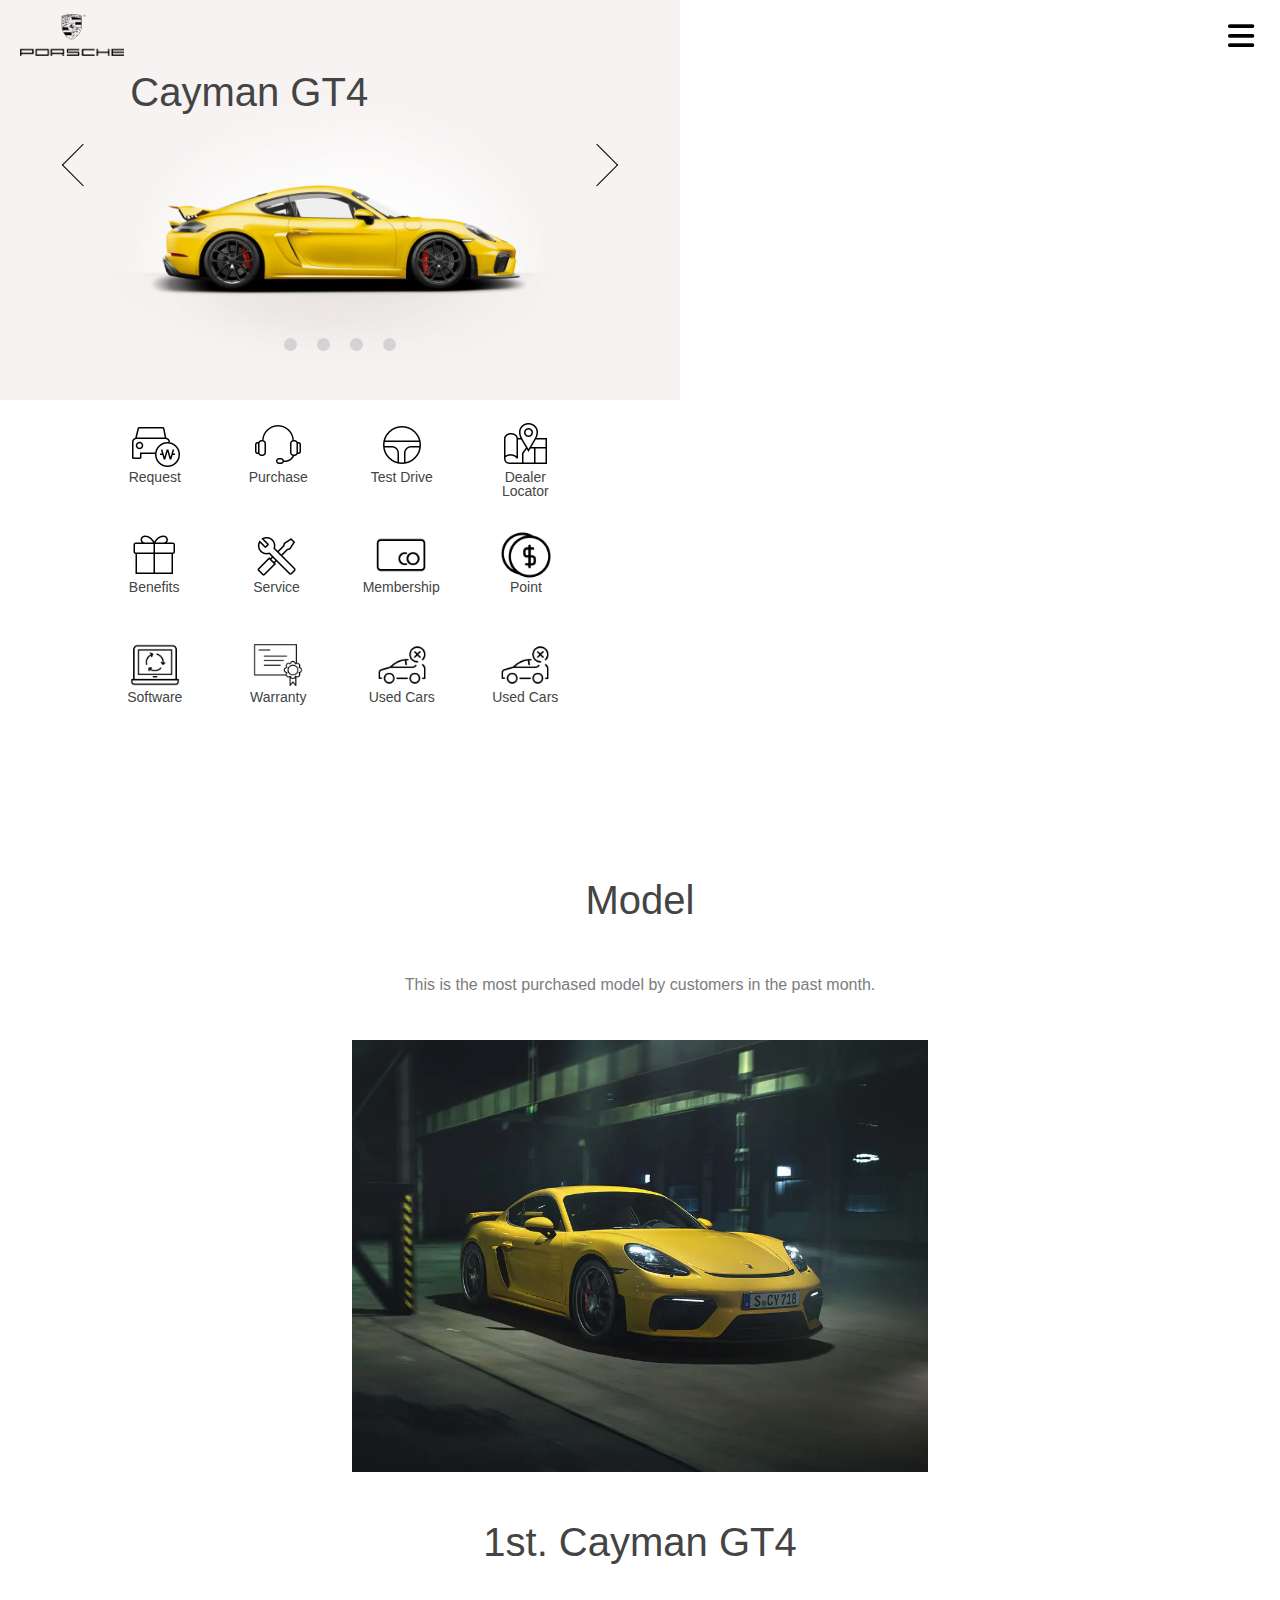
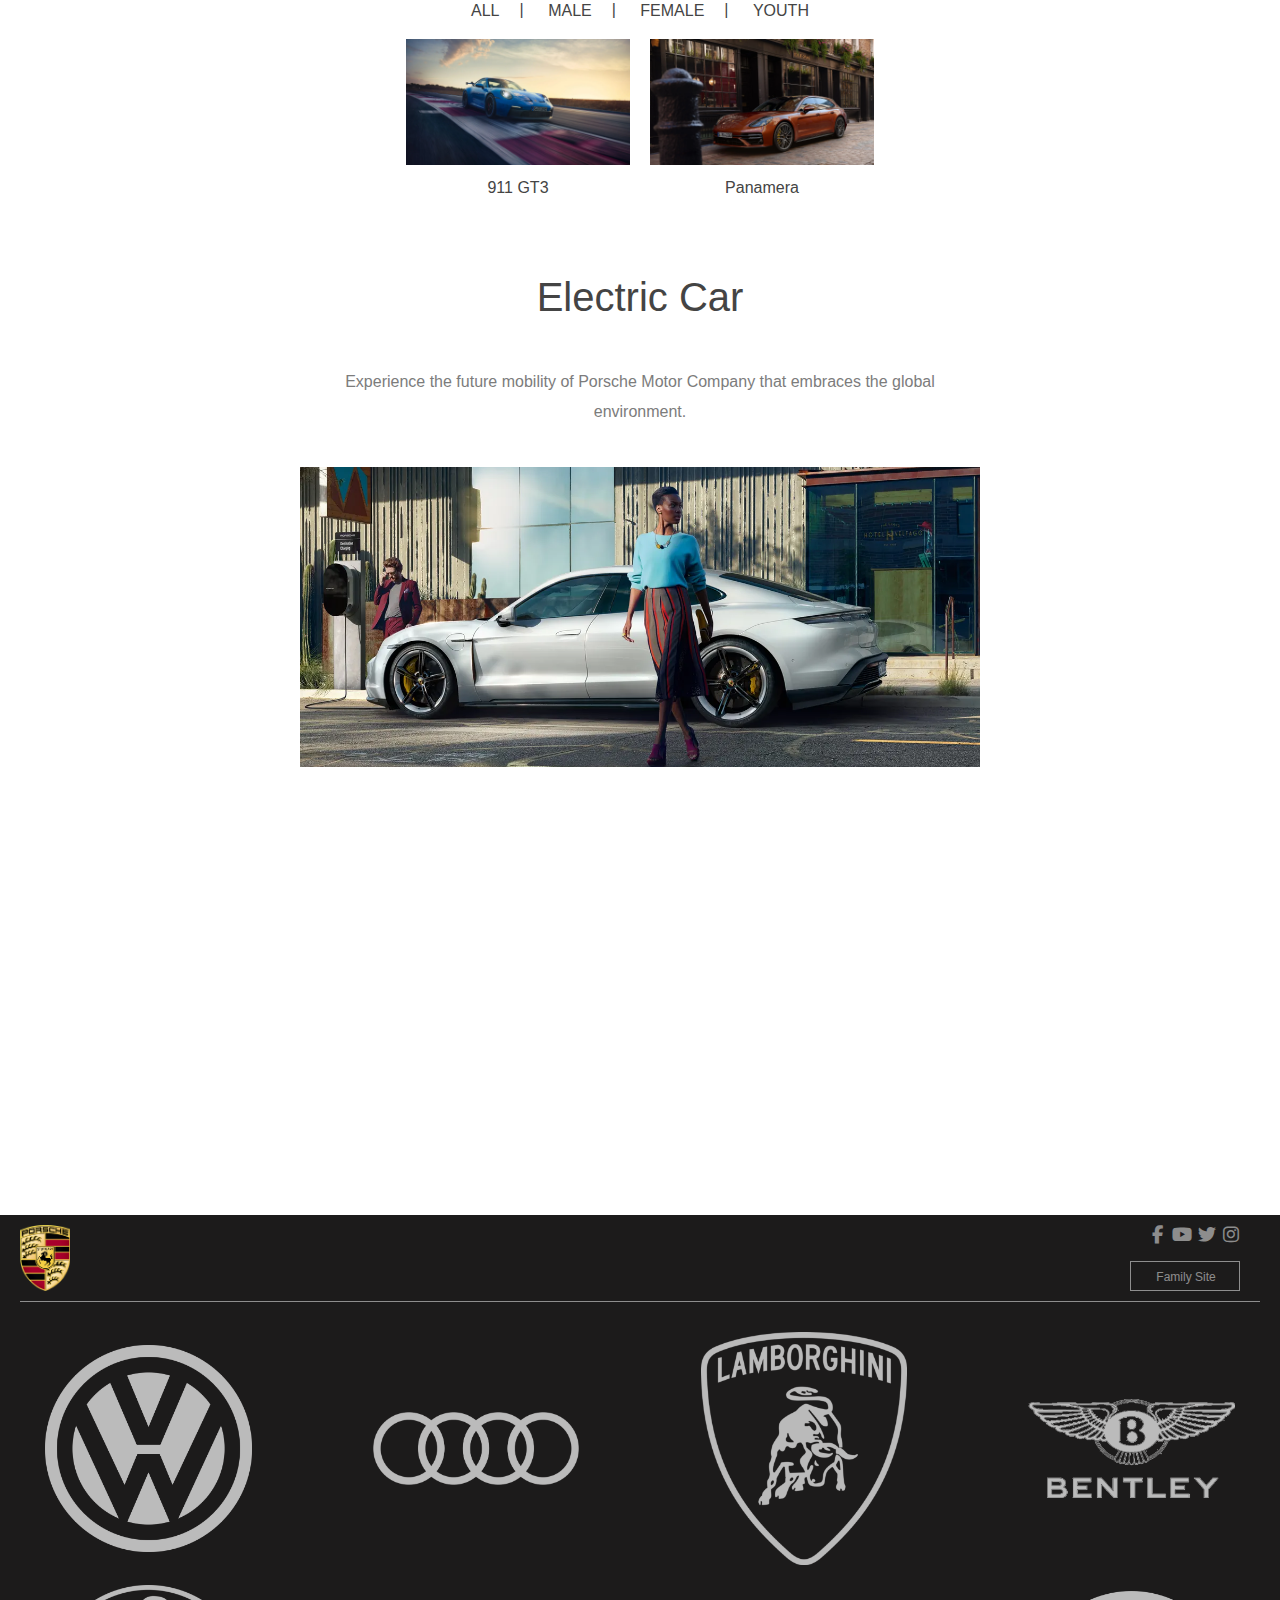
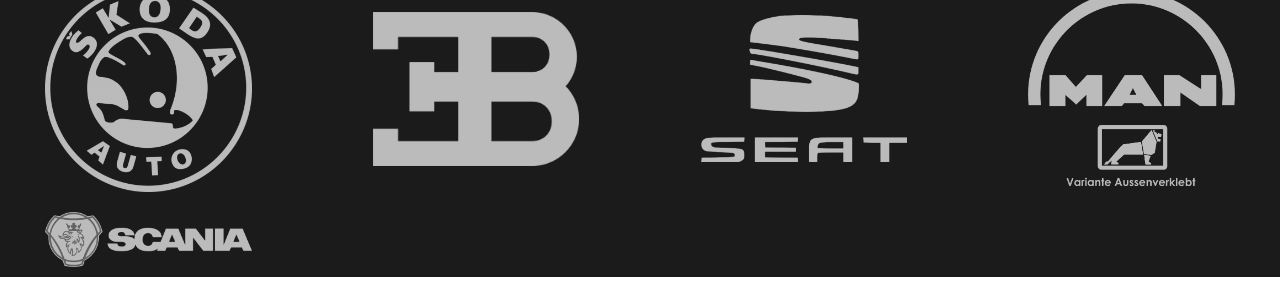
<file: index.html>
<!DOCTYPE html>
<html lang="ko">
<head>
    <meta charset="UTF-8">
    <meta http-equiv="X-UA-Compatible" content="IE=edge">
    <meta name="viewport" content="width=device-width, initial-scale=1.0">
    <title>포르쉐코리아 - Porsche AG</title>
    <link rel="stylesheet" href="mreset.css">
    <link rel="stylesheet" href="https://cdnjs.cloudflare.com/ajax/libs/font-awesome/6.3.0/css/all.min.css">
    <link rel="stylesheet" href="mbasic.css">
    <link rel="stylesheet" href="mcontent.css">
    <script defer src="mbasic.js"></script>
</head>
<body>
    <!-- header START-->
    <div class="header">
        <div class="header_wrap inner_layout1 empty">
            <!-- Header - Logo START -->
            <div class="h_logo">
                <a href="#" class="empty"></a>
            </div>
            <!-- Header - Logo END -->
            <!-- Header - Nav START -->
            <button class="ham_btn">
                <i class="fa-solid fa-bars"></i>
            </button>
            <!-- Header - Nav END -->
        </div>
    </div>
    <!-- Banner START-->
    <div class="banner_width empty">
        <div class="toggle_side">
            <span class="slideBtn_left"></span>         
            <span class="slideBtn_right"></span>         
        </div>
        <div class="banner_wrap inner_layout4 empty">
            <div class="slider inner_layout4">
                <div class="slider_content">
                    <div class="banner_title empty">
                        <p>Cayman GT4</p>
                    </div>
                    <div class="banner_img_wrap">
                        <div class="wrap_img">
                            <img src="source/img/main_banner.webp" alt="">
                        </div>
                    </div>
                </div>
                <div class="slider_content">
                    <div class="banner_title empty">
                        <p>911 GT3</p>
                    </div>
                    <div class="banner_img_wrap">
                        <div class="wrap_img">
                            <img src="source/img/main_banner2.webp" alt="">
                        </div>
                    </div>
                </div>
                <div class="slider_content">
                    <div class="banner_title empty">
                        <p>Taycan 4S CrossTurismo</p>
                    </div>
                    <div class="banner_img_wrap">
                        <div class="wrap_img">
                            <img src="source/img/main_banner3.webp" alt="">
                        </div>
                    </div>
                </div>
                <div class="slider_content">
                    <div class="banner_title empty">
                        <p>Panamera 4 E-Hybrid</p>
                    </div>
                    <div class="banner_img_wrap">
                        <div class="wrap_img">
                            <img src="source/img/main_banner4.webp" alt="">
                        </div>
                    </div>
                </div>
            </div>
        </div>
        <div class="dots">
        </div>
        <div class="toggle_nav">
            <div class="nav_side">
                <div class="next_btn"></div>
                <div class="prev_btn"></div>
                <div class="first_bar"></div>
                <div class="second_bar"></div>
            </div>
            <div class="nav_btn">
                <ul>
                    <li><a href="#">Request</a></li>
                    <li><a href="#">Purchase</a></li>
                    <li><a href="#">Test Drive</a></li>
                    <li><a href="#">Dealer Locator</a></li>
                    <li><a href="#">Benefits</a></li>
                    <li><a href="#">Service</a></li>
                    <li><a href="#">Membership</a></li>
                    <li><a href="#">Point</a></li>
                    <li><a href="#">Software</a></li>
                    <li><a href="#">Warranty</a></li>
                    <li><a href="#">Used Cars</a></li>
                    <li><a href="#">Used Cars</a></li>
                </ul>
            </div>
        </div>
    </div>
    <!-- Banner END-->
    <!-- Content START -->
    <div class="content_wrap">
        <!-- Content1 START -->
        <div class="content1 inner_layout5">
            <h2>Model</h2>
            <p>
                This is the most purchased model by customers in the past month.
            </p>
            <div class="content_inside">
                <div class="content_left empty">
                    <a href="#" class="empty active"></a>
                    <a href="#" class="empty"></a>
                    <a href="#" class="empty"></a>
                    <a href="#" class="empty"></a>
                </div>
                <div class="content_right empty">
                    <h2 class="active">1st. Cayman GT4</h2>
                    <h2>1st. 911 Cabriolet</h2>
                    <h2>1st. 911 Carrera</h2>
                    <h2>1st. 911 Targa</h2>
                    <ul>
                        <li><a href="#">ALL</a></li>
                        <li><a href="#">MALE</a></li>
                        <li><a href="#">FEMALE</a></li>
                        <li><a href="#">YOUTH</a></li>
                    </ul>
                    <div class="right_imgs">
                        <ul>
                            <li class="active">
                                <a href="#" class="empty">
                                    <img src="source/img/content1_right1-1.webp" alt="">
                                    911 GT3
                                </a>
                            </li>
                            <li>
                                <a href="#" class="empty">
                                    <img src="source/img/content1_right1-2.webp" alt="">
                                    Macan
                                </a>
                            </li>
                            <li>
                                <a href="#" class="empty">
                                    <img src="source/img/content1_right1-3.webp" alt="">
                                    Cayenne
                                </a>
                            </li>
                            <li>
                                <a href="#" class="empty">
                                    <img src="source/img/content1_right1-4.webp" alt="">
                                    Taycan
                                </a>
                            </li>
                        </ul>
                        <ul>
                            <li class="active">
                                <a href="#" class="empty">
                                    <img src="source/img/content1_right2-1.webp" alt="">
                                    Panamera
                                </a>
                            </li>
                            <li>
                                <a href="#" class="empty">
                                    <img src="source/img/content1_right2-2.webp" alt="">
                                    911 TurboS
                                </a>
                            </li>
                            <li>
                                <a href="#" class="empty">
                                    <img src="source/img/content1_right2-3.webp" alt="">
                                    911 TurboS Cabriolet
                                </a>
                            </li>
                            <li>
                                <a href="#" class="empty">
                                    <img src="source/img/content1_right2-4.webp" alt="">
                                    718 Boxster
                                </a>
                            </li>
                        </ul>
                    </div>
                </div>
            </div>
        </div>
        <div class="content2 inner_layout6">
            <h2>Electric Car</h2>
            <p>Experience the future mobility of Porsche Motor Company that embraces the global environment.</p>
            <div class="img_wrap">
                <a href="#"></a>
            </div>
        </div>
    </div>
    <div class="footer">
        <div class="footer_wrap inner_layout99 empty">
            <div class="footer_top">
                <div class="top_left">
                    <div class="f_logo">
                        <img src="source/img/f_logo.png" alt="">
                    </div>
                </div>
                <div class="top_right">
                    <ul class="f_connect">
                        <li>
                            <a href="#">
                                <i class="fa-brands fa-facebook-f fa-fw"></i>
                            </a>
                        </li>
                        <li>
                            <a href="#">
                                <i class="fa-brands fa-youtube fa-fw"></i>
                            </a>
                        </li>
                        <li>
                            <a href="#">
                                <i class="fa-brands fa-twitter fa-fw"></i>
                            </a>
                        </li>
                        <li>
                            <a href="#">
                                <i class="fa-brands fa-instagram fa-fw"></i>
                            </a>
                        </li>
                    </ul>
                    <div class="f_family">
                        <a href="#">Family Site</a>
                    </div>
                </div>
            </div>
            <div class="footer_bottom">
                <div class="f_bottom_logo">
                    <a href="#">
                        <img src="source/img/f_bottom_logo1.png" alt="">
                    </a>
                </div>
                <div class="f_bottom_logo">
                    <a href="#">
                        <img src="source/img/f_bottom_logo2.png" alt="">
                    </a>
                </div>
                <div class="f_bottom_logo">
                    <a href="#">
                        <img src="source/img/f_bottom_logo3.png" alt="">
                    </a>
                </div>
                <div class="f_bottom_logo">
                    <a href="#">
                        <img src="source/img/f_bottom_logo4.png" alt="">
                    </a>
                </div>
                <div class="f_bottom_logo">
                    <a href="#">
                        <img src="source/img/f_bottom_logo5.png" alt="">
                    </a>
                </div>
                <div class="f_bottom_logo">
                    <a href="#">
                        <img src="source/img/f_bottom_logo6.png" alt="">
                    </a>
                </div>
                <div class="f_bottom_logo">
                    <a href="#">
                        <img src="source/img/f_bottom_logo7.png" alt="">
                    </a>
                </div>
                <div class="f_bottom_logo">
                    <a href="#">
                        <img src="source/img/f_bottom_logo8.png" alt="">
                    </a>
                </div>
                <div class="f_bottom_logo">
                    <a href="#">
                        <img src="source/img/f_bottom_logo9.png" alt="">
                    </a>
                </div>
            </div>
        </div>
    </div>
</body>
</html>
</file>
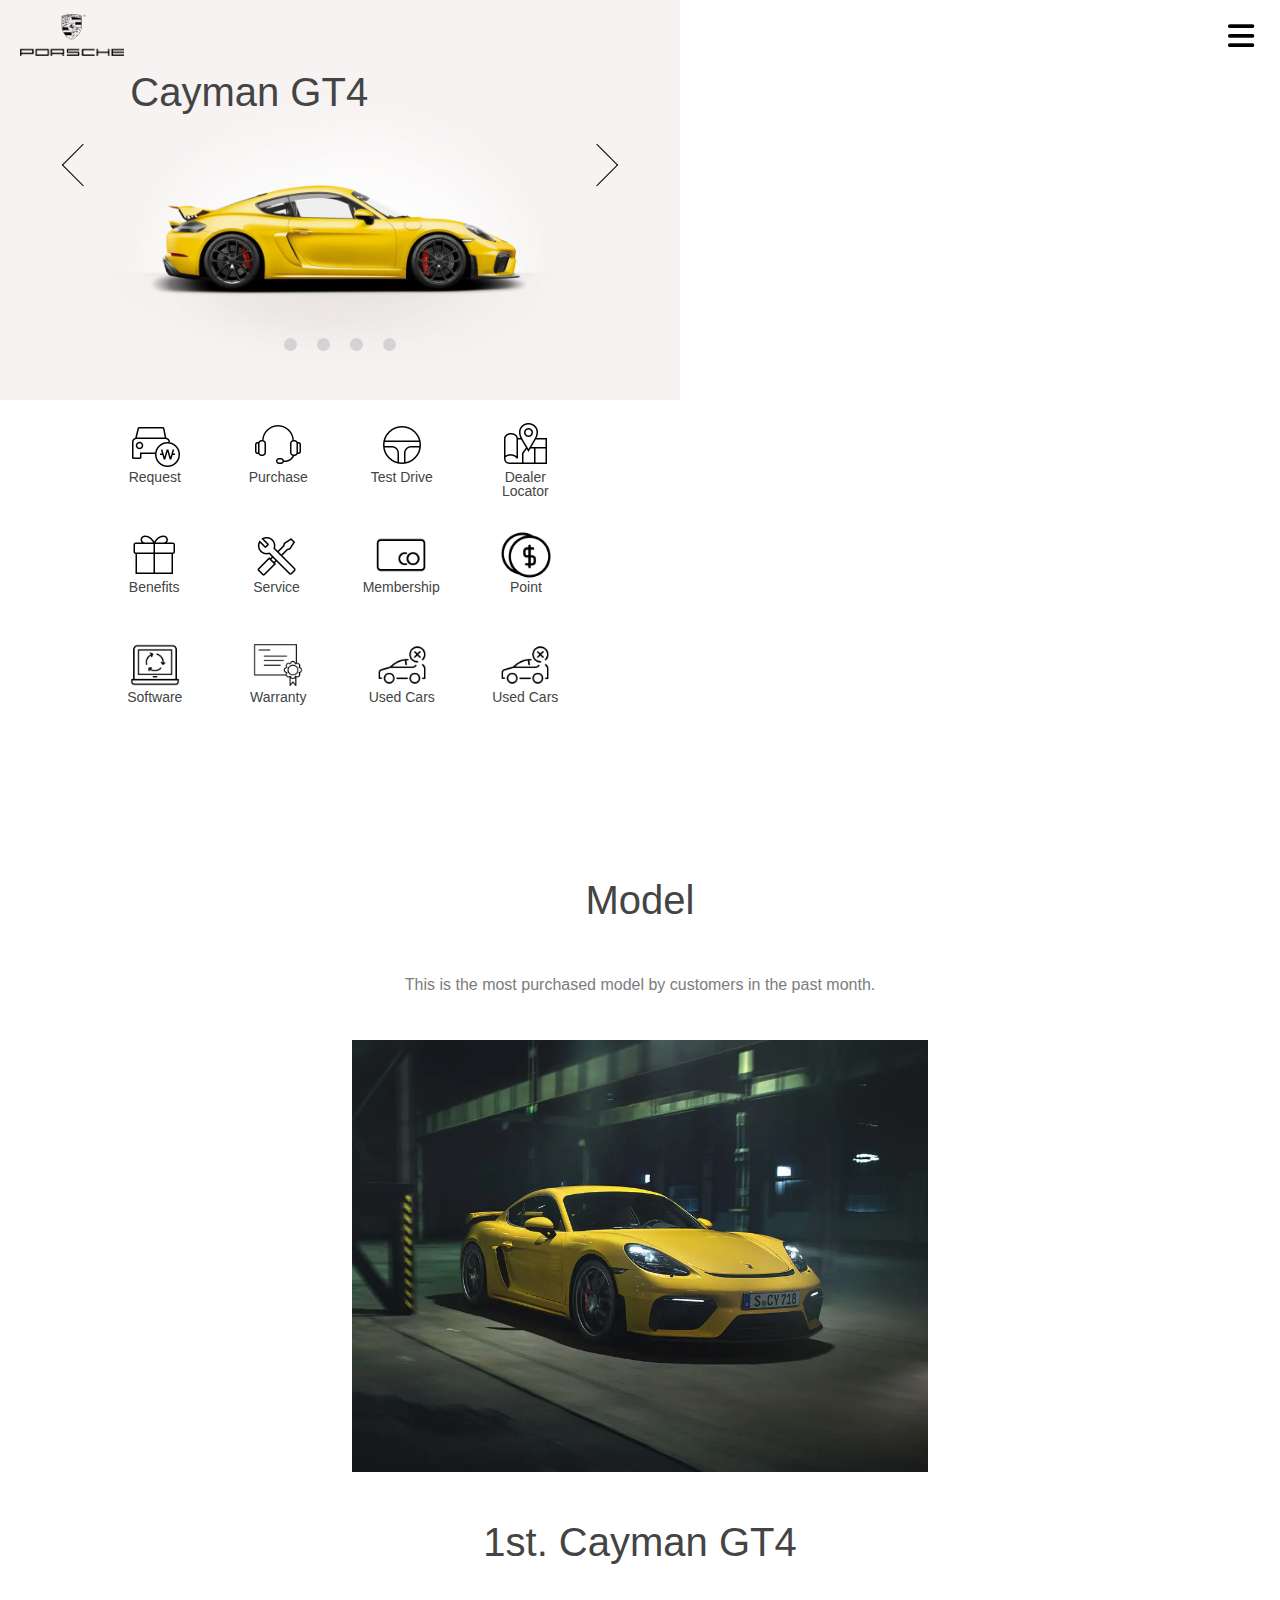
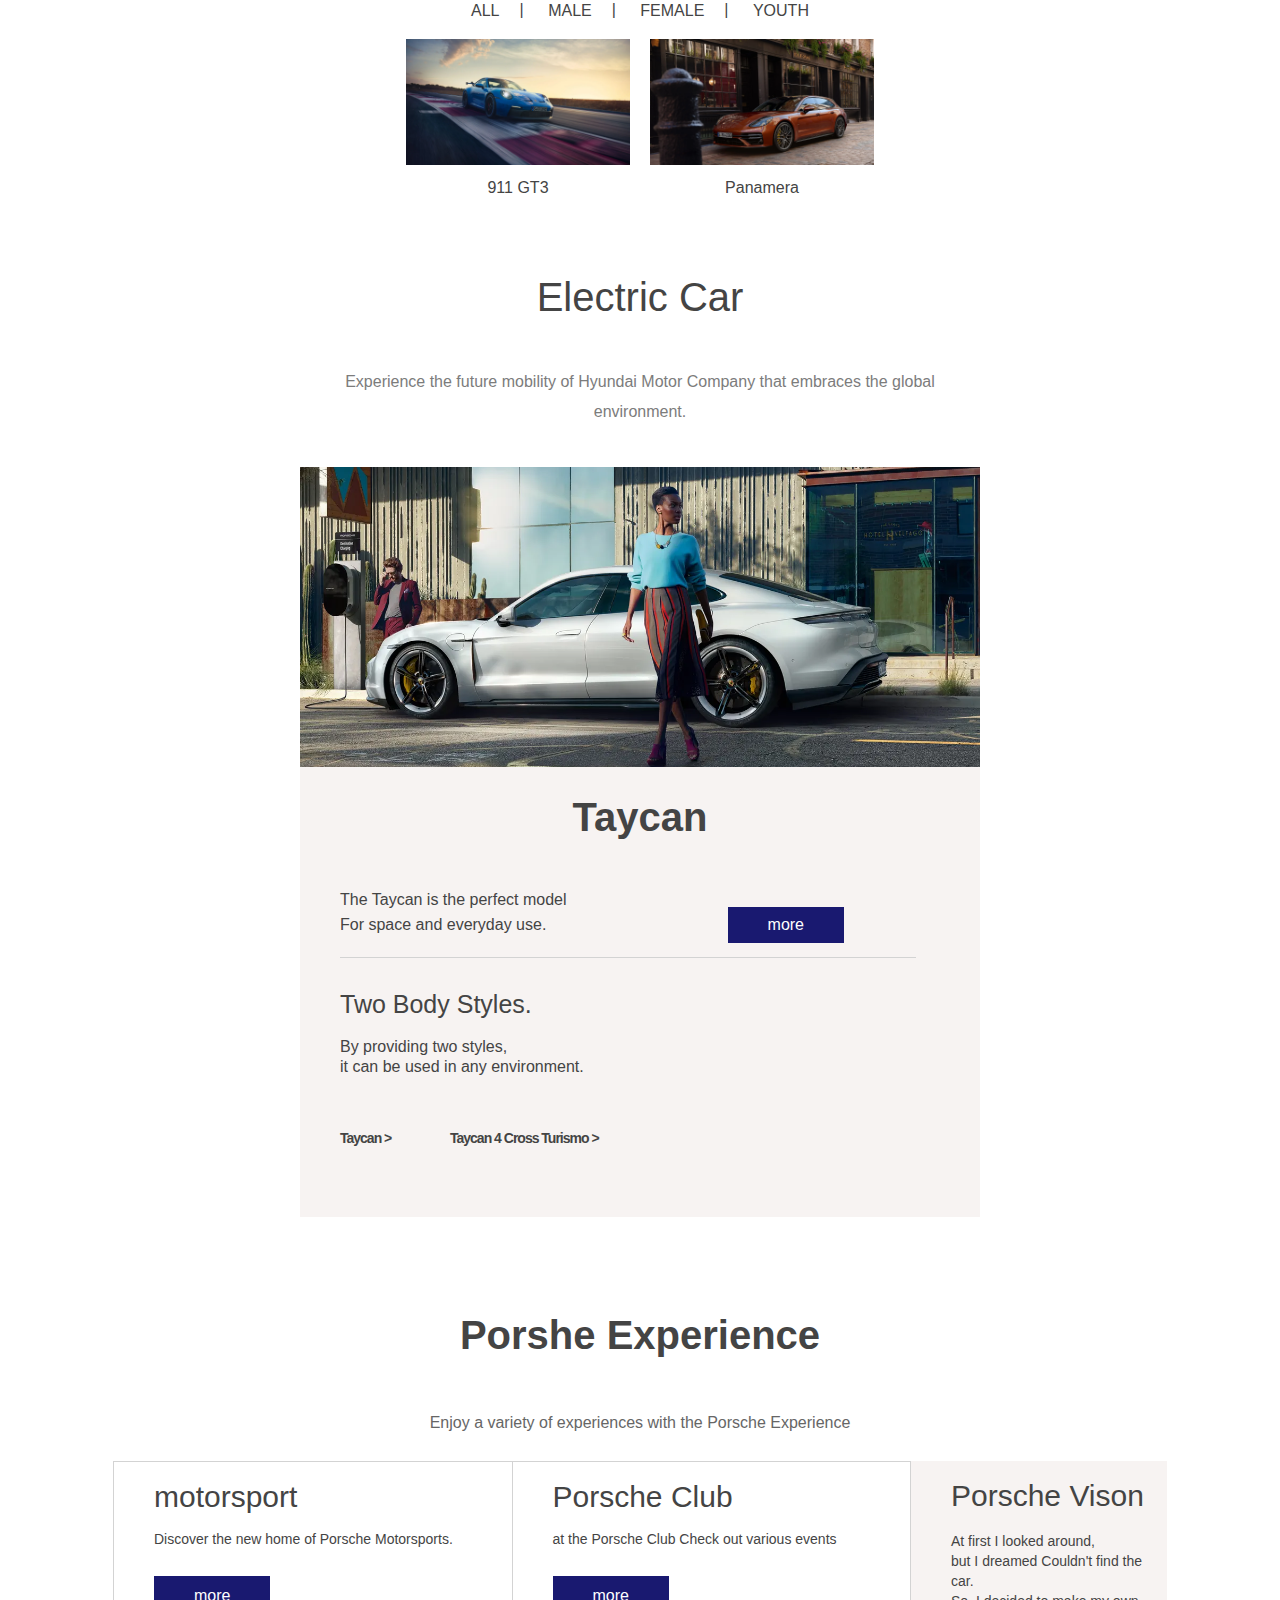
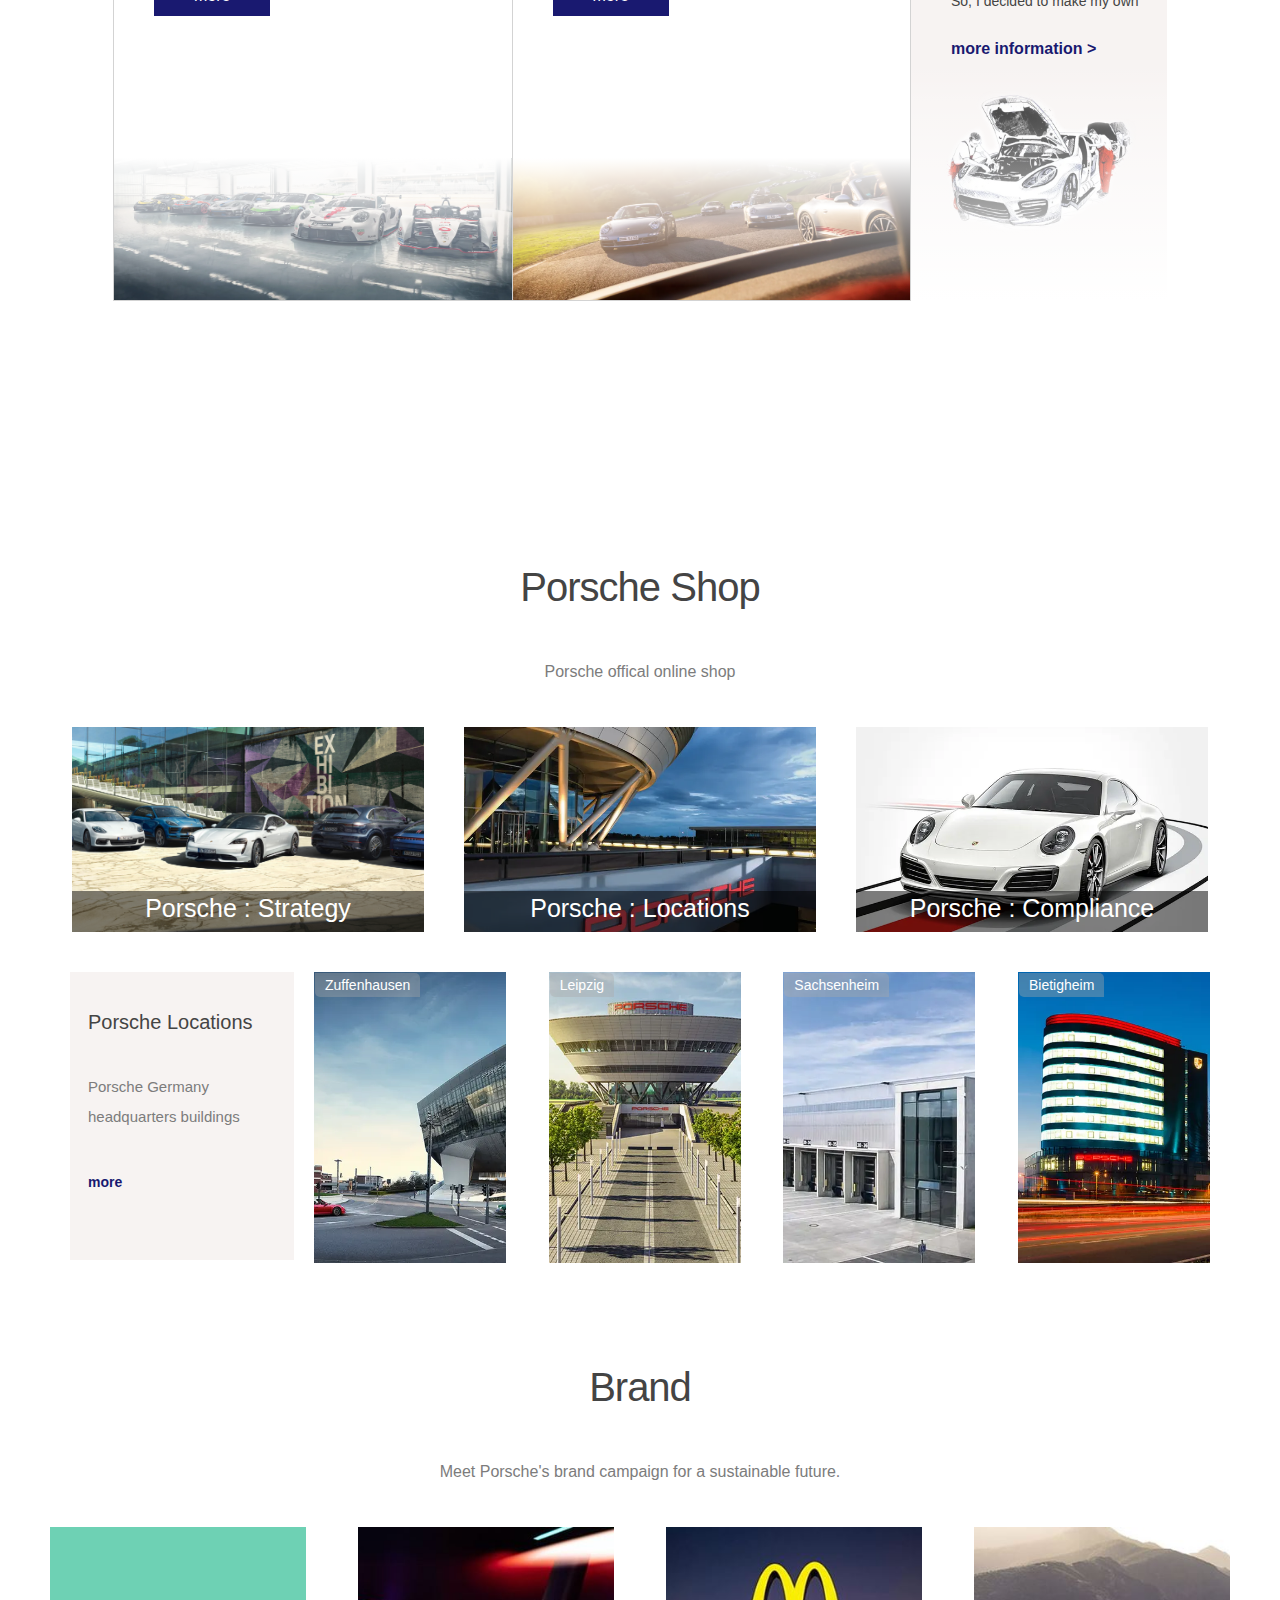
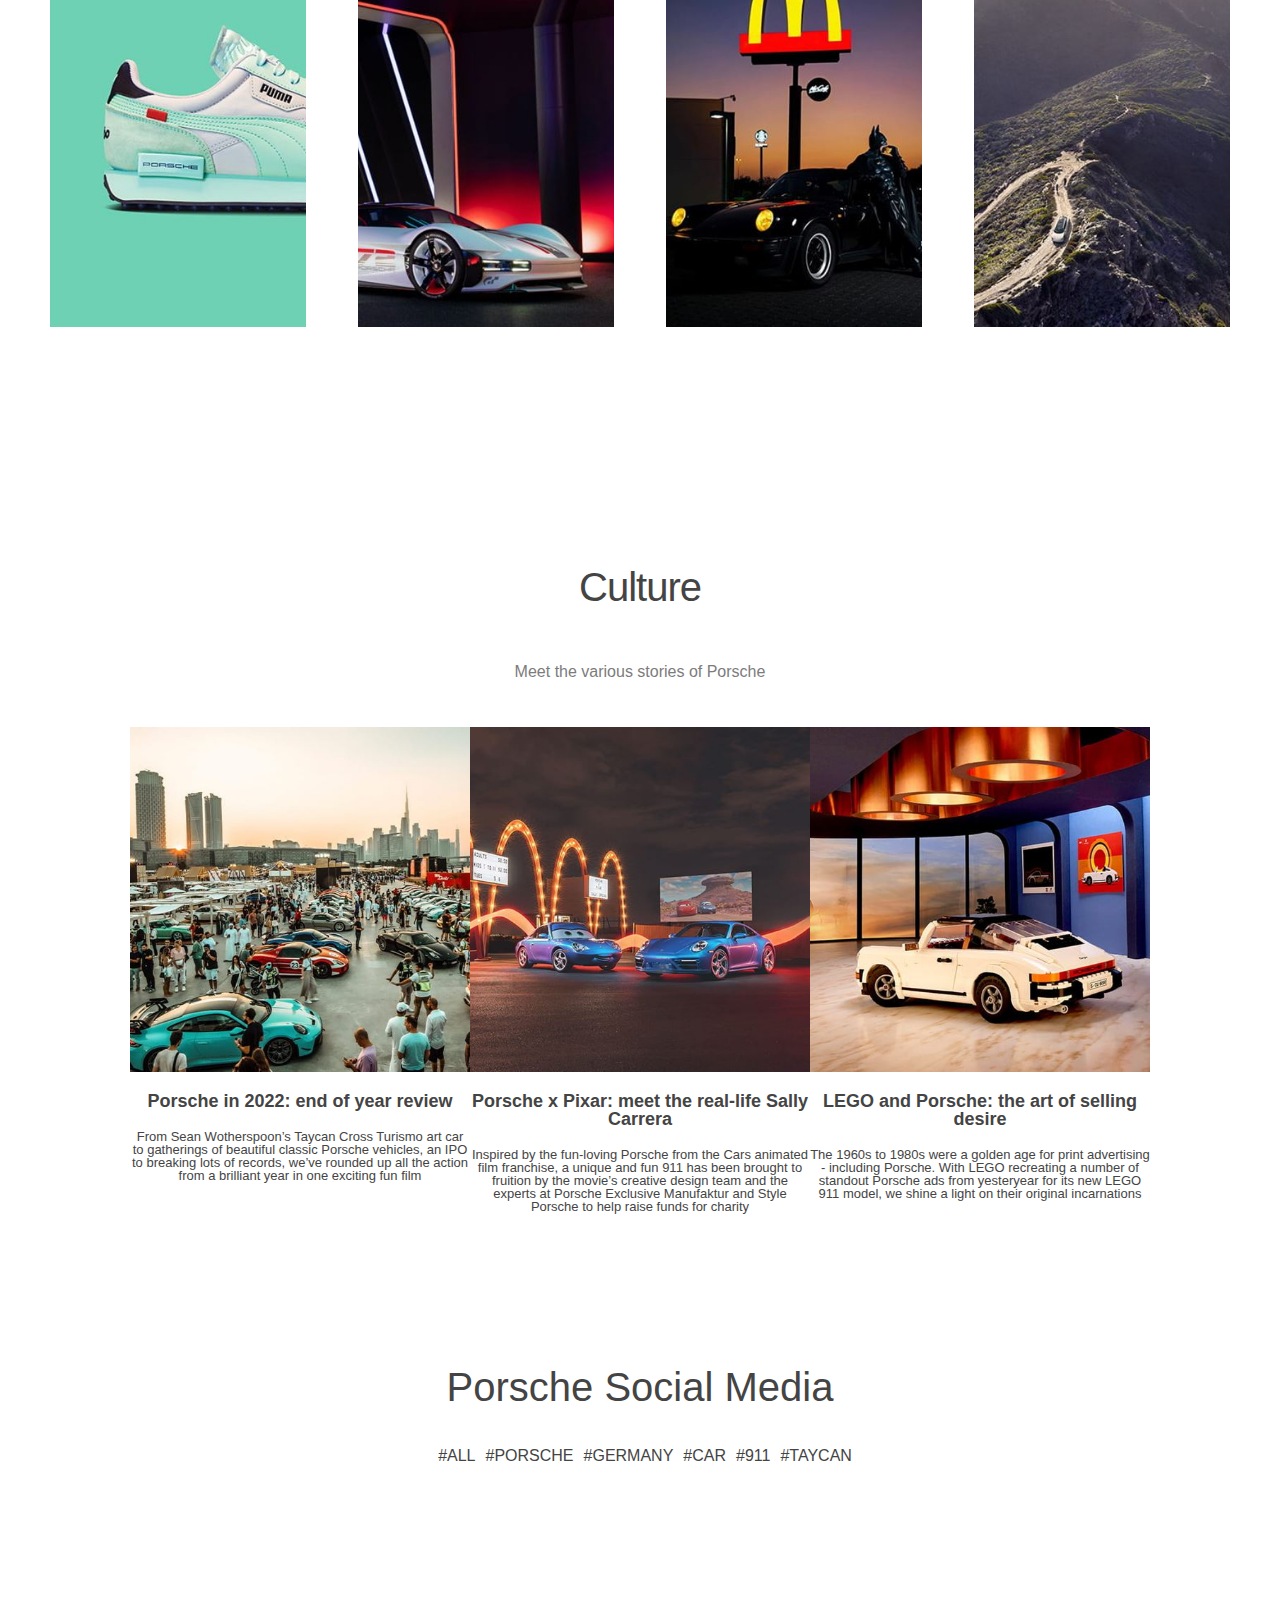
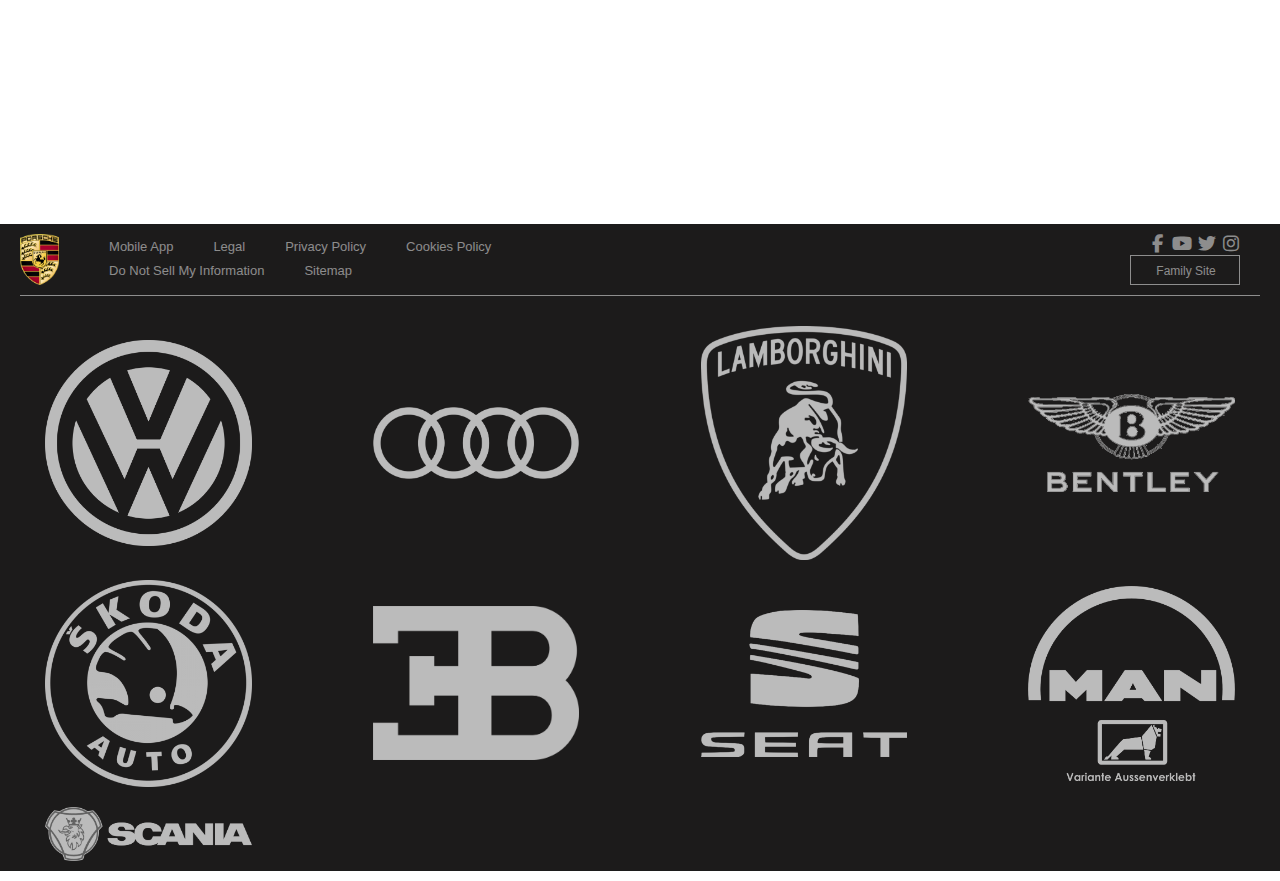
<file: mindex.html>
<!DOCTYPE html>
<html lang="ko">
<head>
    <meta charset="UTF-8">
    <meta http-equiv="X-UA-Compatible" content="IE=edge">
    <meta name="viewport" content="width=device-width, initial-scale=1.0">
    <title>포르쉐코리아 - Porsche AG</title>
    <link rel="stylesheet" href="mreset.css">
    <link rel="stylesheet" href="https://cdnjs.cloudflare.com/ajax/libs/font-awesome/6.3.0/css/all.min.css">
    <link rel="stylesheet" href="mbasic.css">
    <link rel="stylesheet" href="mcontent.css">
    <script defer src="mbasic.js"></script>
</head>
<body>
    <!-- header START-->
    <div class="header">
        <div class="header_wrap inner_layout1 empty">
            <!-- Header - Logo START -->
            <div class="h_logo">
                <a href="#" class="empty"></a>
            </div>
            <!-- Header - Logo END -->
            <!-- Header - Nav START -->
            <button class="ham_btn">
                <i class="fa-solid fa-bars"></i>
            </button>
            <!-- Header - Nav END -->
        </div>
    </div>
    <!-- Banner START-->
    <div class="banner_width empty">
        <div class="toggle_side">
            <span class="slideBtn_left"></span>         
            <span class="slideBtn_right"></span>         
        </div>
        <div class="banner_wrap inner_layout4 empty">
            <div class="slider inner_layout4">
                <div class="slider_content">
                    <div class="banner_title empty">
                        <p>Cayman GT4</p>
                    </div>
                    <div class="banner_img_wrap">
                        <div class="wrap_img">
                            <img src="source/img/main_banner.webp" alt="">
                        </div>
                    </div>
                </div>
                <div class="slider_content">
                    <div class="banner_title empty">
                        <p>911 GT3</p>
                    </div>
                    <div class="banner_img_wrap">
                        <div class="wrap_img">
                            <img src="source/img/main_banner2.webp" alt="">
                        </div>
                    </div>
                </div>
                <div class="slider_content">
                    <div class="banner_title empty">
                        <p>Taycan 4S CrossTurismo</p>
                    </div>
                    <div class="banner_img_wrap">
                        <div class="wrap_img">
                            <img src="source/img/main_banner3.webp" alt="">
                        </div>
                    </div>
                </div>
                <div class="slider_content">
                    <div class="banner_title empty">
                        <p>Panamera 4 E-Hybrid</p>
                    </div>
                    <div class="banner_img_wrap">
                        <div class="wrap_img">
                            <img src="source/img/main_banner4.webp" alt="">
                        </div>
                    </div>
                </div>
            </div>
        </div>
        <div class="dots">
        </div>
        <div class="toggle_nav">
            <div class="nav_side">
                <div class="next_btn"></div>
                <div class="prev_btn"></div>
                <div class="first_bar"></div>
                <div class="second_bar"></div>
            </div>
            <div class="nav_btn">
                <ul>
                    <li><a href="#">Request</a></li>
                    <li><a href="#">Purchase</a></li>
                    <li><a href="#">Test Drive</a></li>
                    <li><a href="#">Dealer Locator</a></li>
                    <li><a href="#">Benefits</a></li>
                    <li><a href="#">Service</a></li>
                    <li><a href="#">Membership</a></li>
                    <li><a href="#">Point</a></li>
                    <li><a href="#">Software</a></li>
                    <li><a href="#">Warranty</a></li>
                    <li><a href="#">Used Cars</a></li>
                    <li><a href="#">Used Cars</a></li>
                </ul>
            </div>
        </div>
    </div>
    <!-- Banner END-->
    <!-- Content START -->
    <div class="content_wrap">
        <!-- Content1 START -->
        <div class="content1 inner_layout5">
            <h2>Model</h2>
            <p>
                This is the most purchased model by customers in the past month.
            </p>
            <div class="content_inside">
                <div class="content_left empty">
                    <a href="#" class="empty active"></a>
                    <a href="#" class="empty"></a>
                    <a href="#" class="empty"></a>
                    <a href="#" class="empty"></a>
                </div>
                <div class="content_right empty">
                    <h2 class="active">1st. Cayman GT4</h2>
                    <h2>1st. 911 Cabriolet</h2>
                    <h2>1st. 911 Carrera</h2>
                    <h2>1st. 911 Targa</h2>
                    <ul>
                        <li><a href="#">ALL</a></li>
                        <li><a href="#">MALE</a></li>
                        <li><a href="#">FEMALE</a></li>
                        <li><a href="#">YOUTH</a></li>
                    </ul>
                    <div class="right_imgs">
                        <ul>
                            <li class="active">
                                <a href="#" class="empty">
                                    <img src="source/img/content1_right1-1.webp" alt="">
                                    911 GT3
                                </a>
                            </li>
                            <li>
                                <a href="#" class="empty">
                                    <img src="source/img/content1_right1-2.webp" alt="">
                                    Macan
                                </a>
                            </li>
                            <li>
                                <a href="#" class="empty">
                                    <img src="source/img/content1_right1-3.webp" alt="">
                                    Cayenne
                                </a>
                            </li>
                            <li>
                                <a href="#" class="empty">
                                    <img src="source/img/content1_right1-4.webp" alt="">
                                    Taycan
                                </a>
                            </li>
                        </ul>
                        <ul>
                            <li class="active">
                                <a href="#" class="empty">
                                    <img src="source/img/content1_right2-1.webp" alt="">
                                    Panamera
                                </a>
                            </li>
                            <li>
                                <a href="#" class="empty">
                                    <img src="source/img/content1_right2-2.webp" alt="">
                                    911 TurboS
                                </a>
                            </li>
                            <li>
                                <a href="#" class="empty">
                                    <img src="source/img/content1_right2-3.webp" alt="">
                                    911 TurboS Cabriolet
                                </a>
                            </li>
                            <li>
                                <a href="#" class="empty">
                                    <img src="source/img/content1_right2-4.webp" alt="">
                                    718 Boxster
                                </a>
                            </li>
                        </ul>
                    </div>
                </div>
            </div>
        </div>
        <div class="content2 inner_layout6">
            <h2>Electric Car</h2>
            <p>Experience the future mobility of Hyundai Motor Company that embraces the global environment.</p>
            <div class="img_wrap">
                <a href="#"></a>
                <div class="info">
                    <h2>Taycan</h2>
                    <p>
                        The Taycan is the perfect model<br>For space and everyday use.
                    </p>
                    <span>more</span>
                    <h3>Two Body Styles.</h3>
                    <p>
                        By providing two styles,<br>it can be used in any environment.
                    </p>
                    <span><a href="#">Taycan &gt;</a></span>
                    <span><a href="#">Taycan 4 Cross Turismo &gt;</a></span>
                </div>
            </div>
        </div>
        <div class="content3 inner_layout7">
            <h2>Porshe Experience</h2>
            <p>Enjoy a variety of experiences with the Porsche Experience</p>
            <div class="content3_wrap">
                <div class="content_left">
                    <div class="left_1 hiddenContent">
                        <h3>motorsport</h3>
                        <p>
                            Discover the new home of Porsche Motorsports.
                        </p>
                        <span><a href="#">more</a></span>
                        <div class="img">
                            <div></div>
                        </div>
                    </div>
                    <div class="left_2 hiddenContent">
                        <h3>Porsche Club</h3>
                        <p>
                            at the Porsche Club Check out various events
                        </p>
                        <span><a href="#">more</a></span>
                        <div class="img">
                            <div></div>
                        </div>
                    </div>
                    <div class="left_3 hiddenContent">
                        <h3>Story</h3>
                        <p>
                            Fast cars, epic roads how to be a YouTuber by Cars With Luke
                        </p>
                        <span><a href="#">more</a></span>
                        <div class="img">
                            <div></div>
                        </div>
                    </div>
                    <div class="left_4 hiddenContent">
                        <h3>Porsche Magazine</h3>
                        <p>Issue 406 Christophorus Maximum Elevation</p>
                        <span><a href="#">more</a></span>
                        <div class="img">
                            <div></div>
                        </div>
                    </div>
                </div>
                <div class="content_right">
                    <h3>Porsche Vison</h3>
                    <p>
                        At first I looked around,<br>but I dreamed
                        Couldn't find the car.<br>
                        So, I decided to make my own
                    </p>
                    <span><a href="#">more information ></a></span>
                    <div class="img">
                        <div></div>
                    </div>
                </div>
            </div>
        </div>
        <div class="content4 inner_layout8">
            <div class="content4_wrap">
                <h2>Porsche Shop</h2>
                <p>Porsche offical online shop</p>
                <div class="content4_line1 empty">
                    <div class="empty">
                        <a href="#" class="empty"></a>
                    </div>
                    <div class="empty">
                        <a href="#" class="empty"></a>
                    </div>
                    <div class="empty">
                        <a href="#" class="empty"></a>
                    </div>
                </div>
                <div class="content4_line2 empty">
                    <div class="line2_left">
                        <h4>Porsche Locations</h4>
                        <p>
                            Porsche Germany<br>headquarters buildings
                        </p>
                        <span><a href="#">more</a></span>
                    </div>
                    <div class="line2_right empty">
                        <div class="empty">
                            <a href="#" class="empty"></a>
                        </div>
                        <div class="empty">
                            <a href="#" class="empty"></a>
                        </div>
                        <div class="empty">
                            <a href="#" class="empty"></a>
                        </div>
                        <div class="empty">
                            <a href="#" class="empty"></a>
                        </div>
                    </div>
                </div>
            </div>
        </div>
        <div class="content5 inner_layout8">
            <h2>Brand</h2>
            <p>Meet Porsche's brand campaign for a sustainable future.
            </p>
            <div class="content5_wrap empty">
                <div class="empty">
                    <a href="#" class="empty"></a>
                </div>
                <div class="empty">
                    <a href="#" class="empty"></a>
                </div>
                <div class="empty">
                    <a href="#" class="empty"></a>
                </div>
                <div class="empty">
                    <a href="#" class="empty"></a>
                </div>
            </div>
        </div>
        <div class="content6 inner_layout8">
            <h2>Culture</h2>
            <p>
                Meet the various stories of Porsche
            </p>
            <div class="content6_wrap empty">
                <div class="empty">
                    <div class="img_wrap">
                        <a href="#" class="empty"></a>
                    </div>
                    <h3>Porsche in 2022: end of year review</h3>
                    <span>
                        From Sean Wotherspoon’s Taycan Cross Turismo art car to gatherings of beautiful classic Porsche vehicles, an IPO to breaking lots of records, we’ve rounded up all the action from a brilliant year in one exciting fun film
                    </span>
                </div>
                <div class="empty">
                    <div class="img_wrap">
                        <a href="#" class="empty"></a>
                    </div>
                    <h3>Porsche x Pixar: meet the real-life Sally Carrera</h3>
                    <span>
                        Inspired by the fun-loving Porsche from the Cars animated film franchise, a unique and fun 911 has been brought to fruition by the movie’s creative design team and the experts at Porsche Exclusive Manufaktur and Style Porsche to help raise funds for charity
                    </span>
                </div>
                <div class="empty">
                    <div class="img_wrap">
                        <a href="#" class="empty"></a>
                    </div>
                    <h3>LEGO and Porsche: the art of selling desire</h3>
                    <span>
                        The 1960s to 1980s were a golden age for print advertising - including Porsche. With LEGO recreating a number of standout Porsche ads from yesteryear for its new LEGO 911 model, we shine a light on their original incarnations
                    </span>
                </div>
            </div>
        </div>
        <div class="content7 inner_layout empty">
            <div class="content7_wrap">
                <h2>Porsche Social Media</h2>
                <ul class="content7_tag">
                    <li><a href="#">#ALL</a></li>
                    <li><a href="#">#PORSCHE</a></li>
                    <li><a href="#">#GERMANY</a></li>
                    <li><a href="#">#CAR</a></li>
                    <li><a href="#">#911</a></li>
                    <li><a href="#">#TAYCAN</a></li>
                </ul>
                <div class="sns">
                    <div class="sns_video1 youtube">
                        <iframe src="https://www.youtube.com/embed/Oil-uwcxzBk"></iframe>
                    </div>
                    <div class="sns_video2 youtube">
                        <iframe src="https://www.youtube.com/embed/B5ZSp6Fl9Ec"></iframe>
                    </div>
                    <div class="sns_video3 youtube">
                        <iframe src="https://www.youtube.com/embed/mmzn77xOCe0"></iframe>
                    </div>
                    <div class="sns_video4 youtube">
                        <iframe src="https://www.youtube.com/embed/WzCdNwPX2UI"></iframe>
                    </div>
                </div>
            </div>
        </div>
    </div>
    <div class="footer">
        <div class="footer_wrap inner_layout99 empty">
            <div class="footer_top">
                <div class="top_left">
                    <div class="f_logo">
                        <img src="source/img/f_logo.png" alt="">
                    </div>
                    <div class="text">
                        <ul class="f_info">
                            <li>
                                <a href="#">
                                    Mobile App
                                </a>
                            </li>
                            <li>
                                <a href="#">
                                    Legal
                                </a>
                            </li>
                            <li>
                                <a href="#">
                                    Privacy Policy
                                </a>
                            </li>
                            <li>
                                <a href="#">
                                    Cookies Policy
                                </a>
                            </li>
                            <li>
                                <a href="#">
                                    Do Not Sell My Information
                                </a>
                            </li>
                            <li>
                                <a href="#">
                                    Sitemap
                                </a>
                            </li>
                        </ul>
                    </div>
                </div>
                <div class="top_right">
                    <ul class="f_connect">
                        <li>
                            <a href="#">
                                <i class="fa-brands fa-facebook-f fa-fw"></i>
                            </a>
                        </li>
                        <li>
                            <a href="#">
                                <i class="fa-brands fa-youtube fa-fw"></i>
                            </a>
                        </li>
                        <li>
                            <a href="#">
                                <i class="fa-brands fa-twitter fa-fw"></i>
                            </a>
                        </li>
                        <li>
                            <a href="#">
                                <i class="fa-brands fa-instagram fa-fw"></i>
                            </a>
                        </li>
                    </ul>
                    <div class="f_family">
                        <a href="#">Family Site</a>
                    </div>
                </div>
            </div>
            <div class="footer_bottom">
                <div class="f_bottom_logo">
                    <a href="#">
                        <img src="source/img/f_bottom_logo1.png" alt="">
                    </a>
                </div>
                <div class="f_bottom_logo">
                    <a href="#">
                        <img src="source/img/f_bottom_logo2.png" alt="">
                    </a>
                </div>
                <div class="f_bottom_logo">
                    <a href="#">
                        <img src="source/img/f_bottom_logo3.png" alt="">
                    </a>
                </div>
                <div class="f_bottom_logo">
                    <a href="#">
                        <img src="source/img/f_bottom_logo4.png" alt="">
                    </a>
                </div>
                <div class="f_bottom_logo">
                    <a href="#">
                        <img src="source/img/f_bottom_logo5.png" alt="">
                    </a>
                </div>
                <div class="f_bottom_logo">
                    <a href="#">
                        <img src="source/img/f_bottom_logo6.png" alt="">
                    </a>
                </div>
                <div class="f_bottom_logo">
                    <a href="#">
                        <img src="source/img/f_bottom_logo7.png" alt="">
                    </a>
                </div>
                <div class="f_bottom_logo">
                    <a href="#">
                        <img src="source/img/f_bottom_logo8.png" alt="">
                    </a>
                </div>
                <div class="f_bottom_logo">
                    <a href="#">
                        <img src="source/img/f_bottom_logo9.png" alt="">
                    </a>
                </div>
            </div>
        </div>
    </div>
</body>
</html>
</file>
<file: mbasic.css>
@charset "UTF-8";
body { 
    font-family:Verdana, Geneva, Tahoma, sans-serif;
    width:100%;
    margin:0 auto;
    background:white;
    color:rgb(68, 68, 68);
    overflow-x:hidden;
}
.inner_layout1 {
    max-width:100%;
    height:auto;
    margin:0 auto;
}
.inner_layout99{
    max-width:100%;
    height:auto;
    margin:0 auto;
}
.empty {
    display:block;
    content:"";
}
a {
    color:inherit
}
/* Layout */

    /* Layout - Header */
    .header {
        position:fixed;
        top:0;
        left:0;
        width:100vw;
        z-index:9999;
        background:transparent;
        transition:.4s;
    }
    .header.active {
        background:rgba(255, 255, 255, .7);
    }
    .header .header_wrap {
        height:50px;
    }

        /* Header - Logo */
        .header .header_wrap .h_logo > a {
            display:block;
            position:absolute;
            top:10px;
            left:20px;
            width:104px;
            height:50px;
            background-image:url('source/img/h_logo2.png');
            background-size:104px auto;
            background-repeat:no-repeat;
            background-position:50% 50%;
        }

        /* Header - Nav */
        .ham_btn {
            display:block;
            position:absolute;
            top:10px;
            right:20px;
            line-height:50px;
            border:0;
            background:transparent;
        }
        .ham_btn i {
            font-size:30px;
        }

            
    /* Layout - Footer */
    .footer {
        display:block;
        width:100vw;
        background:RGB(28, 27, 27);
        color:#ffffff81;
    }
    .footer .footer_wrap {
        display:block;
        margin:0 20px;
    }
        /* Footer - Top */
        .footer .footer_top {
            display:flex;
            justify-content:space-between;
            padding:10px 0 10px;
            border-bottom:1px solid #ffffff81;
        }
            /* Footer - left */
            .footer_top .top_left {
                display:flex;
                width:50%;
            }
            .footer_top .top_left .f_logo {
                width:50px;
                height:auto;
                margin-right:30px;
            }
            .footer_top .top_left .f_logo img {
                display:block;
                width:100%;
            }
            .footer_top .top_left .top_text {
            }
            .footer_top .top_left .f_info {
                display:flex;
                flex-wrap:wrap;
            }
            .footer_top .top_left .f_info li {
                margin:5px 20px;
                font-size:13px;
            }
            /* Footer - right */
            .footer_top .top_right {
                position:relative;
                width:50%;
            }
            .footer_top .top_right .f_connect {
                position:absolute;
                top:0;
                right:20px;
            }
            .footer_top .top_right .f_connect li {
                display:inline-block;
                width:20px;
                height:18px;
            }
            .footer_top .top_right .f_connect li a {
                width:20px;
                height:18px;
                font-size:18px;
            }
            .footer_top .top_right .f_family {
                position:absolute;
                bottom:0px;
                right:20px;
                width:110px;
                height:30px;
                text-align:center;
                border:1px solid #ffffff81;
            }
            .footer_top .top_right .f_family a {
                display:block;
                width:110px;
                line-height:30px;
                font-size:12px;

            }
        /* Footer - Bottom */
        .footer .footer_bottom {
            display:flex;
            justify-content:space-between;
            flex-wrap:wrap;
            margin:20px 0 10px;
        }
        .footer .footer_bottom .f_bottom_logo {
            display:inline-block;
            width:16.6666%;
            margin:10px 25px;
            
        }
        .footer .footer_bottom .f_bottom_logo a {
            display:inline-block;
            width:100%;
            height:100%;
        }
        .footer .footer_bottom .f_bottom_logo a img {
            width:100%;
            height:100%;
            opacity:0.7;
            transition:.3s;
            object-fit:contain
        }
        .footer .footer_bottom .f_bottom_logo a:hover img {
            opacity:1;
        }
</file>
<file: mcontent.css>
@charset "UTF-8";

.inner_layout4 {
    width:494px;
    height:400px;
    margin:0 auto;
}
.inner_layout5 {
    width:680px;
    height:auto;
    margin:100px auto 0;
}
.inner_layout6 {
    width:680px;
    height:968px;
    margin:0 auto;
}
.inner_layout7 {
    max-width:1920px;
    height:722px;
    margin:100px auto 0;
}
.inner_layout8 {
    max-width:1920px;
    height:700px;
    margin:100px auto 0;
}
.inner_layout9 {
    width:1120px;
    height:616px;
    margin:100px auto 0;
}

.slideBtn_left {
    position:absolute;
    left:10%;
    top:20%;
    transform:translate(-50%);
    display:block;
    width:30px;
    height:30px;
    border-left:1px solid black;
    border-bottom:1px solid black;
    transform:rotate(45deg);
    z-index:1;
}
.slideBtn_left:hover {
    cursor:pointer;
}
.slideBtn_right {
    position:absolute;
    right:10%;
    top:20%;
    transform:translate(-50%);
    display:block;
    width:30px;
    height:30px;
    border-right:1px solid black;
    border-bottom:1px solid black;
    transform:rotate(-45deg);
    z-index:1;
}
.slideBtn_right:hover {
    cursor:pointer;
}

/* Banner Content */
.banner_width {
    position:relative;
    max-width:680px;
    background:rgb(247, 243, 242);
}
.banner_wrap {
    position:relative;
    left:0;
    width:466px;
    overflow:hidden;
}
.banner_wrap .slider {
    position:relative;
    display:flex;
    left:0;
    width:1864px;
    transition:.4s;
}
.banner_wrap .slider .slider_content {
    position:relative;
    display:block;
    width:100%;
    height:100%;
    background-image:url('source/img/main_banner_bg.jpg');
    background-color:rgb(247, 243, 242);
    background-position:50% 73%;
    background-size:135%;
    background-repeat:no-repeat;
}
.banner_wrap .slider .slider_content:nth-child(2) img {
    position:absolute;
    top:73.5%;
    left:50%;
    transform:translate(-50%, -47%);
}
.banner_wrap .slider .slider_content:nth-child(3) img {
    position:absolute;
    top:72%;
    left:50%;
    transform:translate(-50%, -48%);
}
.banner_wrap .slider .slider_content:nth-child(4) img {
    position:absolute;
    top:65%;
    left:50%;
    transform:translate(-50%, -53%);
}
    /* Content - title */
    .banner_wrap .slider .banner_title {
        position:absolute;
        top:20%;
        left:5%;
        transform:translateY(-20%);
    }
    .banner_wrap .slider .banner_title p {
        font-size:40px;
    }
    .banner_wrap .slider .banner_img_wrap {
        position:absolute;
        top:60%;
        left:50%;
        transform:translate(-50%, -50%);
        text-align:center;
    }
    .banner_wrap .slider .banner_img_wrap .wrap_img {
        width:494px;
        height:auto;
    }
    .banner_wrap .slider .banner_img_wrap .wrap_img img {
        width:100%;
    }
    .banner_wrap .slider .banner_img_wrap .wrap_txt {
        position:absolute;
        top:10%;
        left:20%;
        font-size:15px
    }
    .banner_toggle .toggle_btn {}
        /* banner_nav */
        .toggle_nav {
            position:relative;
            top:0;
            left:50%;
            transform:translate(-50%);
            background:#fff;
        }
        .nav_side {
            position:relative;
            z-index:1;
        }
        .nav_btn {
            width:680px;
            height:350px;
        }
        .nav_btn > ul {
            position:relative;
            display:flex;
            justify-content:space-between;
            flex-wrap:wrap;
            text-align:center;
            left:0;
            width:494px;
            height:300px;
            margin:0 auto;
            transition:.4s;
        }   
        .nav_btn > ul > li {
            display:block;
            flex:1;
            width:auto;
            height:70px;
            margin:20px 25px;
        }
        .nav_btn > ul > li a {
            display:inline-block;
            width:100%;
            font-size:14px;
        }
        .nav_btn > ul > li:nth-child(1) a::before {
            display:block;
            content:"";
            margin:auto;
            width:50px;
            height:50px;
            background:url('source/img/main_banner_slide1.png') no-repeat center center / 100%;
        }
        .nav_btn > ul > li:nth-child(2) a::before {
            display:block;
            content:"";
            margin:auto;
            width:50px;
            height:50px;
            background:url('source/img/main_banner_slide2.png') no-repeat center center / 100%;
        }
        .nav_btn > ul > li:nth-child(3) a::before {
            display:block;
            content:"";
            margin:auto;
            width:50px;
            height:50px;
            background:url('source/img/main_banner_slide3.png') no-repeat center center / 100%;
        }
        .nav_btn > ul > li:nth-child(4) a::before {
            display:block;
            content:"";
            margin:auto;
            width:50px;
            height:50px;
            background:url('source/img/main_banner_slide4.png') no-repeat center center / 100%;
        }
        .nav_btn > ul > li:nth-child(5) a::before {
            display:block;
            content:"";
            margin:auto;
            width:50px;
            height:50px;
            background:url('source/img/main_banner_slide5.png') no-repeat center center / 100%;
        }
        .nav_btn > ul > li:nth-child(6) a::before {
            display:block;
            content:"";
            margin:auto;
            width:50px;
            height:50px;
            background:url('source/img/main_banner_slide6.png') no-repeat center center / 100%;
        }
        .nav_btn > ul > li:nth-child(7) a::before {
            display:block;
            content:"";
            margin:auto;
            width:50px;
            height:50px;
            background:url('source/img/main_banner_slide7.png') no-repeat center center / 100%;
        }
        .nav_btn > ul > li:nth-child(8) a::before {
            display:block;
            content:"";
            margin:auto;
            width:50px;
            height:50px;
            background:url('source/img/main_banner_slide9.png') no-repeat center center / 100%;
        }
        .nav_btn > ul > li:nth-child(9) a::before {
            display:block;
            content:"";
            margin:auto;
            width:50px;
            height:50px;
            background:url('source/img/main_banner_slide10.png') no-repeat center center / 100%;
        }
        .nav_btn > ul > li:nth-child(10) a::before {
            display:block;
            content:"";
            margin:auto;
            width:50px;
            height:50px;
            background:url('source/img/main_banner_slide11.png') no-repeat center center / 100%;
        }
        .nav_btn > ul > li:nth-child(11) a::before {
            display:block;
            content:"";
            margin:auto;
            width:50px;
            height:50px;
            background:url('source/img/main_banner_slide12.png') no-repeat center center / 100%;
        }
        .nav_btn > ul > li:nth-child(12) a::before {
            display:block;
            content:"";
            margin:auto;
            width:50px;
            height:50px;
            background:url('source/img/main_banner_slide12.png') no-repeat center center / 100%;
        }

        .dots {
            position:absolute;
            left:50%;
            top:45%;
            transform:translate(-50%);
            z-index:1;
        }
        .dots button {
            width:13px;
            height:13px;
            text-indent:-9999px;
            margin:0 10px;
            border-radius:10px;
            border:0;
            background:lightgray;
            color:#FFF;
        }
        .dots button:hover {
            cursor:pointer;
        }

/* Main Content */
.content_wrap {
    max-width:1920px;
}
    /* content1 */
    .content_wrap .content1 {
        text-align:center;
    }
    .content_wrap .content1 > h2 {
        display:block;
        line-height:100px;
        margin:20px 0 0 0;
        font-size:40px;
        font-weight:500;
    }
    .content_wrap .content1 > p {
        display:block;
        line-height:30px;
        margin:20px 0 40px 0;
        color:rgb(124, 124, 124);
    }
    .content_wrap .content1 .content_inside {
        display:flex;
        flex-direction:column;
        justify-content:space-between;
    }
    .content_wrap .content1 .content_inside .content_left {
        display:block;
        margin:0 auto;
    }

    .content_wrap .content1 .content_inside .content_left > a {
        width:576px;
        height:432px;
        background-repeat:no-repeat;
        background-position:70% 50%;
        background-size:200%;
    }
    .content_wrap .content1 .content_inside .content_left > a:nth-child(1) {
        display:none;
        background-image:url('source/img/content1_left1.webp');
    }
    .content_wrap .content1 .content_inside .content_left > a:nth-child(2) {
        display:none;
        background-image:url('source/img/content1_left2.webp');
        background-position:50% 50%;
        background-size:cover;
    }
    .content_wrap .content1 .content_inside .content_left > a:nth-child(3) {
        display:none;
        background-image:url('source/img/content1_left3.webp');
        background-position:50% 50%;
        background-size:cover;
    }
    .content_wrap .content1 .content_inside .content_left > a:nth-child(4) {
        display:none;
        background-image:url('source/img/content1_left4.webp');
        background-position:20% 50%;
        background-size:cover;
    }
    .content_wrap .content1 .content_inside .content_left > a.active {
        display:block;
    }

    .content_wrap .content1 .content_inside .content_right {
        width:100%;
        margin:20px auto;
        }
    .content_wrap .content1 .content_inside .content_right > ul {
        display:block;
        margin:20px 0;
    }
    .content_wrap .content1 .content_inside .content_right > ul > li {
        display:inline-block;
    }
    .content_wrap .content1 .content_inside .content_right > ul > li::after {
        display:block;
        content:"|";
        float:right;
        margin:0 20px;
    }
    .content_wrap .content1 .content_inside .content_right > ul > li:last-child::after {
        display:none;
    }
    .content_wrap .content1 .content_inside .content_right > ul > li a {}
    .content_wrap .content1 .content_inside .content_right > h2 {
        display:none;
        width:100%;
        line-height:80px;
        font-size:40px;
        text-align:center;
        margin:10px 0;
    }
    .content_wrap .content1 .content_inside .content_right > h2.active {
        display:block;
    }
    
    .content_wrap .content1 .content_inside .content_right .right_imgs {
        display:flex;
        justify-content:center;
        bottom:30px;
    }
    .content_wrap .content1 .content_inside .content_right .right_imgs > ul:nth-child(1) {
        margin-right:20px;
    }
    .content_wrap .content1 .content_inside .content_right .right_imgs > ul > li {
        display:none;
        width:100%;
        width:224px;
        height:168px;
    }
    .content_wrap .content1 .content_inside .content_right .right_imgs > ul:nth-child(1) > li.active {
        display:block;
    }
    .content_wrap .content1 .content_inside .content_right .right_imgs > ul:nth-child(2) > li.active {
        display:block;
    }

    .content_wrap .content1 .content_inside .content_right .right_imgs > ul > li a {
        width:224px;
        height:168px;
    }
    .content_wrap .content1 .content_inside .content_right .right_imgs > ul > li a img {
        display:block;
        width:100%;
        margin-bottom:15px;
        object-fit:cover;
    }

    /* content2 */
    .content_wrap .content2 {
        text-align:center;
    }
    .content_wrap .content2 > h2 {
        display:block;
        line-height:100px;
        margin:20px 0 0 0;
        font-size:40px;
        font-weight:500;
    }
    .content_wrap .content2 > p {
        display:block;
        line-height:30px;
        margin:20px 0 40px 0;
        color:rgb(124, 124, 124);
    }
    .content_wrap .content2 .img_wrap {
        width:100%;
        height:300px;
    }
    .content_wrap .content2 .img_wrap > a {
        display:block;
        width:100%;
        height:100%;
        background-image:url('source/img/Content2_left.webp');
        background-repeat:no-repeat;
        background-size:150%;
        background-position:42% 79%;
    }
    .content_wrap .content2 .img_wrap .info {
        position:relative;
        display:block;
        width:100%;
        height:450px;
        text-align:left;
        background:rgb(247, 243, 242);
    }
    .content_wrap .content2 .img_wrap .info > h2 {
        text-align:center;
        display:block;
        width:100%;
        line-height:100px;
        margin:0px 0 20px 0px;
        font-size:40px;
        font-weight:bold;
    }
    .content_wrap .content2 .img_wrap .info > p:first-of-type {
        display:block;
        margin-left:40px;
        line-height:25px;
    }
    .content_wrap .content2 .img_wrap .info > p:first-of-type::after {
        display:block;
        content:"";
        width:90%;
        margin:20px 0;
        border-bottom:1px solid lightgray;
    }
    .content_wrap .content2 .img_wrap .info span:nth-of-type(1) {
        position:absolute;
        top:20%;
        right:20%;
        display:inline-block;
        padding:10px 40px;
        margin:50px 0 0 40px;
        background:midnightblue;
        color:white;
    }
    .content_wrap .content2 .img_wrap .info > h3 {
        position:absolute;
        top:50%;
        left:40px;
        font-size:25px;
    }
    .content_wrap .content2 .img_wrap .info > p:last-of-type {
        position:absolute;
        top:60%;
        left:40px;
        line-height:20px;        
    }
    .content_wrap .content2 .img_wrap .info > span:nth-of-type(2) {
        position:absolute;
        top:80%;
        left:40px;
        line-height:20px; 
        font-size:14px;
        font-weight:bold;
        letter-spacing:-1px;       
    }
    .content_wrap .content2 .img_wrap .info > span:nth-of-type(3) {
        position:absolute;
        top:80%;
        left:150px;
        line-height:20px;
        font-size:14px;
        font-weight:bold;  
        letter-spacing:-1px;       
    }

    /* content3 */
    .content_wrap .content3 {
        text-align:center;
    }
    .content_wrap .content3 > h2 {
        font-size:40px;
        font-weight:bold;
    }
    .content_wrap .content3 > p {
        margin:60px 0 30px 0;
        color:rgb(102, 102, 102);
    }
    .content_wrap .content3 .content3_wrap {
        display:flex;
        justify-content:center;
    }
    .content_wrap .content3 .content3_wrap .content_left {
        display:flex;
        overflow:hidden;
        width:798px;
        height:440px;
        border:1px solid lightgray;
    }
    .content_wrap .content3 .content3_wrap .content_left .hiddenContent {
        position:relative;
        display:block;
        flex:1;
        width:50%;
        height:100%;
    }
    .content_wrap .content3 .content3_wrap .content_left .hiddenContent:nth-of-type(1) {
        border-right:1px solid lightgray;
    }
    .content_wrap .content3 .content3_wrap .content_left .hiddenContent:nth-of-type(2) {}
    .content_wrap .content3 .content3_wrap .content_left .hiddenContent:nth-of-type(3) {
        display:none;
    }
    .content_wrap .content3 .content3_wrap .content_left .hiddenContent:nth-of-type(4) {
        display:none;
    }

    .content_wrap .content3 .content3_wrap .content_left .hiddenContent h3 {
        display:block;
        font-size:30px;
        text-align:left;
        margin:20px 0 10px 40px;
    }
    .content_wrap .content3 .content3_wrap .content_left .hiddenContent p {
        display:block;
        font-size:14px;
        text-align:left;
        margin:20px 0 10px 40px;
    }
    .content_wrap .content3 .content3_wrap .content_left .hiddenContent span {
        position:absolute;
        left:0;
        display:inline-block;
        margin:20px 0 10px 40px;
        padding:10px 40px;
        background:midnightblue;
        color:white;
    }
    .content_wrap .content3 .content3_wrap .content_left .hiddenContent span a {
        display:block;
        line-height:20px;
        width:100%;
    }
    .content_wrap .content3 .content3_wrap .content_left .hiddenContent .img div {
        display:block;
        margin:100px 0 0 0;
        width:100%;
        height:100%;
    }
    .content_wrap .content3 .content3_wrap .content_left .hiddenContent .img div {
        display:block;
        content:"";
        position:absolute;
        bottom:0;
        left:0;
        width:100%;
        height:65%;
    }
    .content_wrap .content3 .content3_wrap .content_left .hiddenContent:nth-of-type(1) .img div {
        background: linear-gradient(
        to top,
        rgba(255, 254, 254, 0) 10%,
        rgba(255, 255, 255, 0.25) 25%,
        rgba(255, 255, 255, 0.5) 50%,
        rgba(255, 255, 255, 0.75) 75%,
        rgb(255, 255, 255) 100%), url('source/img/content3_1.webp');
        background-position:50% 100%;
        background-size:100% 50%;
            background-repeat:no-repeat;
    }
    .content_wrap .content3 .content3_wrap .content_left .hiddenContent:nth-of-type(2) .img div {
        background: linear-gradient(
        to top,
        rgba(255, 254, 254, 0) 10%,
        rgba(255, 255, 255, 0.25) 25%,
        rgba(255, 255, 255, 0.5) 50%,
        rgba(255, 255, 255, 0.75) 75%,
        rgb(255, 255, 255) 100%), url('source/img/content3_2.webp');
        background-position:50% 100%;
        background-size:100% 50%;
        background-repeat:no-repeat;
    }
    .content_wrap .content3 .content3_wrap .content_right {
        position:relative;
        display:block;
        width:20%;
        background:rgb(247, 243, 242);
    }
    .content_wrap .content3 .content3_wrap .content_right h3 {
        display:block;
        font-size:30px;
        text-align:left;
        margin:20px 0 10px 40px;
    }
    .content_wrap .content3 .content3_wrap .content_right p {
        display:block;
        font-size:14px;
        text-align:left;
        margin:20px 0 10px 40px;
        line-height:20px;
    }
    .content_wrap .content3 .content3_wrap .content_right span a {
        display:block;
        margin:30px 0 0 40px;
        text-align:left;
        font-weight:bold;
        color:midnightblue;
    }
    .content_wrap .content3 .content3_wrap .content_right .img {}
    .content_wrap .content3 .content3_wrap .content_right .img div {
        display:block;
        content:"";
        position:absolute;
        bottom:0;
        left:0;
        width:100%;
        height:60%;
        background: linear-gradient(
            to bottom,
            rgba(255, 254, 254, 0) 10%,
            rgba(255, 255, 255, 0.25) 25%,
            rgba(255, 255, 255, 0.5) 50%,
            rgba(255, 255, 255, 0.75) 75%,
            rgb(255, 255, 255) 100%), url('source/img/content3_3-1.png');
            background-position:50% 100%;
            background-size:cover;
            background-repeat:no-repeat;
    }

    /* content4 */
    .content_wrap .content4 {}
    .content_wrap .content4 .content4_wrap {
        text-align:center;
    }
    .content_wrap .content4 .content4_wrap h2 {
        display:block;
        line-height:100px;
        margin:20px 0 0 0;
        font-size:40px;
        font-weight:500;
        letter-spacing:-1px;
    }
    .content_wrap .content4 .content4_wrap p {
        display:block;
        line-height:30px;
        margin:20px 0 40px 0;
        color:rgb(124, 124, 124);
    }
    .content_wrap .content4 .content4_wrap .content4_line1 {
        display:flex;
        justify-content:center;
    }
    .content_wrap .content4 .content4_wrap .content4_line1 > div {
        width:352px;
        height:205px;
        margin:0 20px;
    }
    .content_wrap .content4 .content4_wrap .content4_line1 > div > a {
        position:relative;
        width:100%;
        height:100%;
        background-size:cover;
        background-position:50% 50%;
        color:white;
    }
    .content_wrap .content4 .content4_wrap .content4_line1 > div:nth-of-type(1) {}
    .content_wrap .content4 .content4_wrap .content4_line1 > div:nth-of-type(1) > a {
        background-image:url('source/img/content4_line1_1.jpg');
    }
    .content_wrap .content4 .content4_wrap .content4_line1 > div:nth-of-type(1) > a::after {
        position:absolute;
        bottom:0;
        left:0;
        display:block;
        width:100%;
        height:20%;
        font-size:25px;
        line-height:35px;
        content:"Porsche : Strategy";
        background-color:rgba(0,0,0,.5);
    }
    .content_wrap .content4 .content4_wrap .content4_line1 > div:nth-of-type(2) {}
    .content_wrap .content4 .content4_wrap .content4_line1 > div:nth-of-type(2) > a {
        background-image:url('source/img/content4_line1_2.webp');
    }
    .content_wrap .content4 .content4_wrap .content4_line1 > div:nth-of-type(2) > a::after {
        position:absolute;
        bottom:0;
        left:0;
        display:block;
        width:100%;
        height:20%;
        font-size:25px;
        line-height:35px;
        content:"Porsche : Locations";
        background-color:rgba(0,0,0,.5);
    }
    .content_wrap .content4 .content4_wrap .content4_line1 > div:nth-of-type(3) {}
    .content_wrap .content4 .content4_wrap .content4_line1 > div:nth-of-type(3) > a {
        background-image:url('source/img/content4_line1_3.webp');
    }
    .content_wrap .content4 .content4_wrap .content4_line1 > div:nth-of-type(3) > a::after {
        position:absolute;
        bottom:0;
        left:0;
        display:block;
        width:100%;
        height:20%;
        font-size:25px;
        line-height:35px;
        content:"Porsche : Compliance";
        background-color:rgba(0,0,0,.5);
    }
    .content_wrap .content4 .content4_wrap .content4_line2 {
        display:flex;
        margin-top:40px;
        justify-content:center;
    }
    .content_wrap .content4 .content4_wrap .content4_line2 .line2_left {
        display:block;
        width:224px;
        height:288px;
        text-align:left;
        background:rgb(247, 243, 242);
    }
    .content_wrap .content4 .content4_wrap .content4_line2 .line2_left h4 {
        display:block;
        font-size:20px;
        margin:40px auto 40px 18px;
    }
    .content_wrap .content4 .content4_wrap .content4_line2 .line2_left p {
        display:block;
        font-size:15px;
        margin:40px auto 40px 18px;
    }
    .content_wrap .content4 .content4_wrap .content4_line2 .line2_left span {
        display:block;
        font-size:14px;
        margin:40px auto 40px 18px;
        line-height:20px;
    }
    .content_wrap .content4 .content4_wrap .content4_line2 .line2_left span a {
        display:block;
        font-weight:bold;
        color:midnightblue;
    }
    .content_wrap .content4 .content4_wrap .content4_line2 .line2_right {
        display:flex;
        width:896px;
        justify-content:space-between;
        margin-left:20px;
    }
    .content_wrap .content4 .content4_wrap .content4_line2 .line2_right > div {
        width:192px;
        height:291px;
    }
    .content_wrap .content4 .content4_wrap .content4_line2 .line2_right > div > a {
        position:relative;
        width:100%;
        height:100%;
        background-size:cover;
        background-position:50% 50%;
        color:white;
    }
    .content_wrap .content4 .content4_wrap .content4_line2 .line2_right > div:nth-of-type(1) > a {
        background-image:url('source/img/content4_line2_right1.webp');
    }
    .content_wrap .content4 .content4_wrap .content4_line2 .line2_right > div:nth-of-type(1) > a::after {
        display:block;
        content:"Zuffenhausen";
        position:absolute;
        top:1px;
        left:1px;
        padding:5px 10px;
        background:rgba(169, 169, 169, 0.39);
        border-radius:0 5px 0 5px;
        font-size:14px;
        color:#FFF;        
    }
    .content_wrap .content4 .content4_wrap .content4_line2 .line2_right > div:nth-of-type(2) > a {
        background-image:url('source/img/content4_line2_right2.webp');
    }
    .content_wrap .content4 .content4_wrap .content4_line2 .line2_right > div:nth-of-type(2) > a::after {
        display:block;
        content:"Leipzig";
        position:absolute;
        top:1px;
        left:1px;
        padding:5px 10px;
        background:rgba(169, 169, 169, 0.39);
        border-radius:0 5px 0 5px;
        font-size:14px;
        color:#FFF;        
    }
    .content_wrap .content4 .content4_wrap .content4_line2 .line2_right > div:nth-of-type(3) > a {
        background-image:url('source/img/content4_line2_right3.webp');
    }
    .content_wrap .content4 .content4_wrap .content4_line2 .line2_right > div:nth-of-type(3) > a::after {
        display:block;
        content:"Sachsenheim";
        position:absolute;
        top:1px;
        left:1px;
        padding:5px 10px;
        background:rgba(169, 169, 169, 0.39);
        border-radius:0 5px 0 5px;
        font-size:14px;
        color:#FFF;        
    }
    .content_wrap .content4 .content4_wrap .content4_line2 .line2_right > div:nth-of-type(4) > a {
        background-image:url('source/img/content4_line2_right4.webp');
    }
    .content_wrap .content4 .content4_wrap .content4_line2 .line2_right > div:nth-of-type(4) > a::after {
        display:block;
        content:"Bietigheim";
        position:absolute;
        top:1px;
        left:1px;
        padding:5px 10px;
        background:rgba(169, 169, 169, 0.39);
        border-radius:0 5px 0 5px;
        font-size:14px;
        color:#FFF;        
    }
    
    /* content5 */
    .content_wrap .content5 {
        text-align:center;
    }
    .content_wrap .content5 h2 {
        display:block;
        line-height:100px;
        margin:20px 0 0 0;
        font-size:40px;
        font-weight:500;
        letter-spacing:-1px;
    }
    .content_wrap .content5 p {
        display:block;
        line-height:30px;
        margin:20px 0 40px 0;
        color:rgb(124, 124, 124);
    }
    .content_wrap .content5 .content5_wrap {
        display:flex;
        width:1180px;
        height:auto;
        margin:auto;
        justify-content:space-between;
    }
    .content_wrap .content5 .content5_wrap div {
        width:256px;
        height:400px;
        overflow:hidden;
    }
    .content_wrap .content5 .content5_wrap div a {
        position:relative;
        width:100%;
        height:100%;
        transition:.5s;
        background-size:cover;
        color:white;
    }
    .content_wrap .content5 .content5_wrap div:nth-child(1) a {
        background-image:url('source/img/content5_1.jpg');
        background-position:10% 50%;
    }
    .content_wrap .content5 .content5_wrap div:nth-child(1):hover a {
        transform:scale(1.3);
    }
    .content_wrap .content5 .content5_wrap div:nth-child(1):hover a::before {
        content:"Sneaker culture\ameets the cult of\athe 911 Turbo";
        position:absolute;
        top:0;
        left:0;
        width:100%;
        height:100%;
        background-color:rgba(0,0,0,0.5);
        display:flex;
        justify-content:center;
        align-items:center;
        white-space:pre-wrap;
        line-height:20px
    }
    .content_wrap .content5 .content5_wrap div:nth-child(2) a {
        background-image:url('source/img/content5_2.jpg');
        background-position:90% 50%;
    }
    .content_wrap .content5 .content5_wrap div:nth-child(2):hover a {
        transform:scale(1.3);
    }
    .content_wrap .content5 .content5_wrap div:nth-child(2):hover a::before {
        content:"everything you\aneed to know about\athe Porsche\aVision Gran Turismo";
        position:absolute;
        top:0;
        left:0;
        width:100%;
        height:100%;
        background-color:rgba(0,0,0,0.5);
        display:flex;
        justify-content:center;
        align-items:center;
        white-space:pre-wrap;
        line-height:20px
    }
    .content_wrap .content5 .content5_wrap div:nth-child(3) a {
        background-image:url('source/img/content5_3.jpg');
        background-position:0% 50%;
    }
    .content_wrap .content5 .content5_wrap div:nth-child(3):hover a {
        transform:scale(1.3);
    }
    .content_wrap .content5 .content5_wrap div:nth-child(3):hover a::before {
        content:"The top Porsche social moments of 2022";
        position:absolute;
        top:0;
        left:0;
        width:100%;
        height:100%;
        background-color:rgba(0,0,0,0.5);
        display:flex;
        justify-content:center;
        align-items:center;
        white-space:pre-wrap;
        line-height:20px
    }
    .content_wrap .content5 .content5_wrap div:nth-child(4) a {
        background-image:url('source/img/content5_4.jpg');
        background-position:0% 50%;
    }
    .content_wrap .content5 .content5_wrap div:nth-child(4):hover a {
        transform:scale(1.3);
    }
    .content_wrap .content5 .content5_wrap div:nth-child(4):hover a::before {
        content:"Earth Day 2021:\aseven ways Porsche\ais leading the\asustainability charge";
        position:absolute;
        top:0;
        left:0;
        width:100%;
        height:100%;
        background-color:rgba(0,0,0,0.5);
        display:flex;
        justify-content:center;
        align-items:center;
        white-space:pre-wrap;
        line-height:20px
    }

    /* content6 */
    .content_wrap .content6 {
        text-align:center;
    }
    .content_wrap .content6 h2 {
        display:block;
        line-height:100px;
        margin:20px 0 0 0;
        font-size:40px;
        font-weight:500;
        letter-spacing:-1px;
    }
    .content_wrap .content6 p {
        display:block;
        line-height:30px;
        margin:20px 0 40px 0;
        color:rgb(124, 124, 124);
    }
    .content_wrap .content6 .content6_wrap {
        display:flex;
        margin:0 130px;
        justify-content:space-between;
    }
    .content_wrap .content6 .content6_wrap > div {
        width:520px;
        height:345px;
        text-align:center;
    }
    .content_wrap .content6 .content6_wrap > div .img_wrap {
        width:100%;
        height:100%;
        overflow:hidden;
    }
    .content_wrap .content6 .content6_wrap > div .img_wrap a {
        position:relative;
        width:100%;
        height:100%;
        transition:.5s;
        background-size:cover;
        color:white;
    }
    .content_wrap .content6 .content6_wrap > div h3 {
        display:block;
        margin:20px 0;
        font-size:18px;
        font-weight:bold;
    }
    .content_wrap .content6 .content6_wrap > div span {
        display:block;
        font-size:13px;
    }
    .content_wrap .content6 .content6_wrap > div:nth-child(1) .img_wrap a {
        background-image:url('source/img/content6_1.jpg');
        background-position:10% 50%;
    }
    .content_wrap .content6 .content6_wrap > div:nth-child(1):hover .img_wrap a::before {
        content:"+MORE";
        position:absolute;
        top:0;
        left:0;
        width:100%;
        height:100%;
        background-color:rgba(0,0,0,0.7);
        display:flex;
        justify-content:center;
        align-items:center;
        white-space:pre-wrap;
        line-height:20px
    }
    .content_wrap .content6 .content6_wrap > div:nth-child(2) .img_wrap a {
        background-image:url('source/img/content6_2.jpg');
        background-position:90% 50%;
    }
    .content_wrap .content6 .content6_wrap > div:nth-child(2):hover .img_wrap a::before {
        content:"MORE";
        position:absolute;
        top:0;
        left:0;
        width:100%;
        height:100%;
        background-color:rgba(0,0,0,0.7);
        display:flex;
        justify-content:center;
        align-items:center;
        white-space:pre-wrap;
        line-height:20px
    }
    .content_wrap .content6 .content6_wrap > div:nth-child(3) .img_wrap a {
        background-image:url('source/img/content6_3.jpg');
        background-position:0% 50%;
    }
    .content_wrap .content6 .content6_wrap > div:nth-child(3):hover .img_wrap a::before {
        content:"MORE";
        position:absolute;
        top:0;
        left:0;
        width:100%;
        height:100%;
        background-color:rgba(0,0,0,0.7);
        display:flex;
        justify-content:center;
        align-items:center;
        white-space:pre-wrap;
        line-height:20px
    }

    /* content7 */
    .content_wrap .content7 {
        margin-top:100px;
    }
    .content_wrap .content7 .content7_wrap {
        text-align:center;
    }
    .content_wrap .content7 .content7_wrap h2 {
        display:block;
        font-size:40px;
        line-height:100px;
    }
    .content_wrap .content7 .content7_wrap .content7_tag {
        display:flex;
        justify-content:center;
        margin:10px 0 40px 0;
    }
    .content_wrap .content7 .content7_wrap .content7_tag li {
        margin-left:10px;
    }
    .content_wrap .content7 .content7_wrap .content7_tag li a {}
    .content_wrap .content7 .content7_wrap .sns {
        display:flex;
        justify-content:center;
        margin:20px 0 40px 0;
    }
    .content_wrap .content7 .content7_wrap .sns .youtube {
        width:400px;
        height:280px;
        margin:0 5px;
    }
    .content_wrap .content7 .content7_wrap .sns .youtube iframe {
        width:100%;
        height:100%;
    }
    .content_wrap .content7 .content7_wrap .sns .sns_video1 {}
    .content_wrap .content7 .content7_wrap .sns .sns_video2 {}
    .content_wrap .content7 .content7_wrap .sns .sns_video3 {}
    .content_wrap .content7 .content7_wrap .sns .sns_video4 {}
</file>
<file: mreset.css>
/* http://meyerweb.com/eric/tools/css/reset/ 
   v2.0 | 20110126
   License: none (public domain)
*/

html, body, div, span, applet, object, iframe,
h1, h2, h3, h4, h5, h6, p, blockquote, pre,
a, abbr, acronym, address, big, cite, code,
del, dfn, em, img, ins, kbd, q, s, samp,
small, strike, strong, sub, sup, tt, var,
b, u, i, center,
dl, dt, dd, ol, ul, li,
fieldset, form, label, legend,
table, caption, tbody, tfoot, thead, tr, th, td,
article, aside, canvas, details, embed, 
figure, figcaption, footer, header, hgroup, 
menu, nav, output, ruby, section, summary,
time, mark, audio, video {
	margin: 0;
	padding: 0;
	border: 0;
	font-size: 100%;
	font: inherit;
	vertical-align: middle;
    box-sizing:border-box;
}
/* HTML5 display-role reset for older browsers */
article, aside, details, figcaption, figure, 
footer, header, hgroup, menu, nav, section {
	display: block;
}
body {
	line-height: 1;
}
ol, ul, li {
	list-style: none;
}
blockquote, q {
	quotes: none;
}
blockquote:before, blockquote:after,
q:before, q:after {
	content: '';
	content: none;
}
table {
	border-collapse: collapse;
	border-spacing: 0;
}
a   {
    text-decoration:none;
}
</file>
